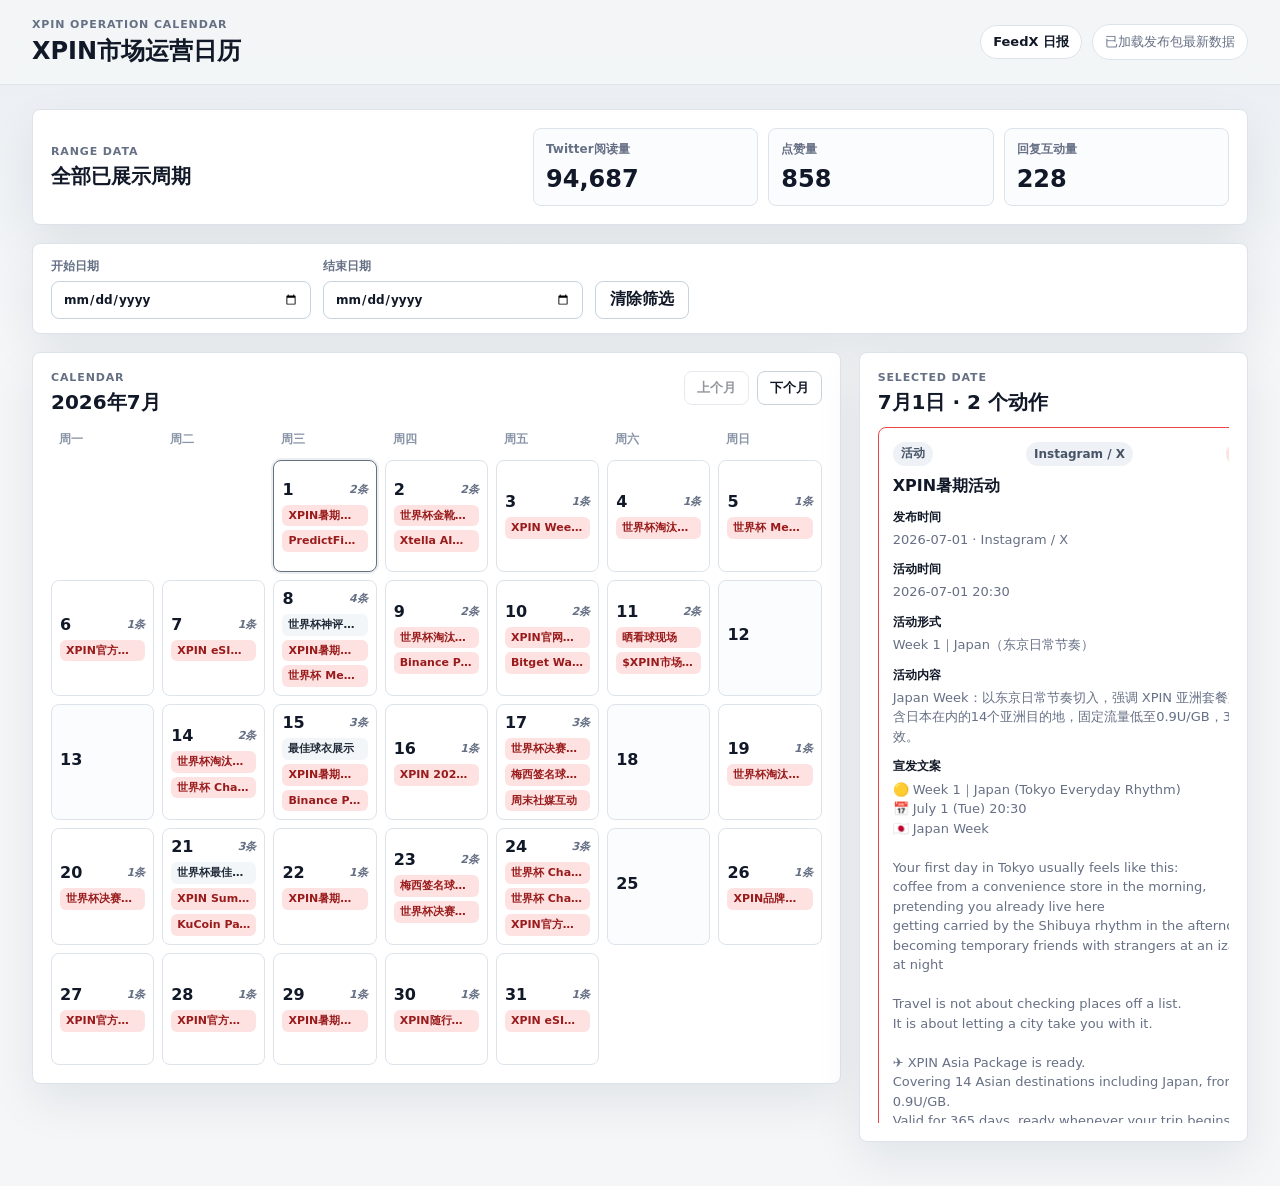
<file: index.html>
<!doctype html>
<html lang="zh-CN">
  <head>
    <meta charset="utf-8" />
    <meta name="viewport" content="width=device-width, initial-scale=1" />
    <title>XPIN市场运营日历</title>
    <link rel="stylesheet" href="./styles.css?v=12" />
  </head>
  <body>
    <header class="topbar">
      <div>
        <p class="kicker">XPIN OPERATION CALENDAR</p>
        <h1>XPIN市场运营日历</h1>
      </div>
      <div class="topbar-actions">
        <a class="nav-link" href="./feedx.html">FeedX 日报</a>
        <div class="status" id="dataStatus">正在读取日历数据</div>
      </div>
    </header>

    <main class="workspace">
      <section class="weekly-summary" aria-label="筛选范围数据总览">
        <div>
          <p class="kicker">RANGE DATA</p>
          <h2 id="weekRangeTitle">筛选范围数据总览</h2>
        </div>
        <div class="metric-grid">
          <div class="metric-card">
            <span>Twitter阅读量</span>
            <strong id="weekImpressions">0</strong>
          </div>
          <div class="metric-card">
            <span>点赞量</span>
            <strong id="weekLikes">0</strong>
          </div>
          <div class="metric-card">
            <span>回复互动量</span>
            <strong id="weekReplies">0</strong>
          </div>
        </div>
      </section>

      <section class="filters" aria-label="日历筛选">
        <label>
          开始日期
          <input id="startDateFilter" type="date" min="2026-07-01" max="2027-02-20" />
        </label>
        <label>
          结束日期
          <input id="endDateFilter" type="date" min="2026-07-01" max="2027-02-20" />
        </label>
        <button id="clearDateFilter" type="button">清除筛选</button>
      </section>

      <section class="main-grid">
        <div class="calendar-panel">
          <div class="panel-head">
            <div>
              <p class="kicker">CALENDAR</p>
              <h2 id="calendarTitle">运营日历</h2>
            </div>
            <div class="month-nav" aria-label="月份切换">
              <button id="prevMonth" type="button">上个月</button>
              <button id="nextMonth" type="button">下个月</button>
            </div>
          </div>
          <div class="calendar" id="calendar"></div>
        </div>

        <aside class="detail-panel">
          <div class="panel-head compact">
            <div>
              <p class="kicker">SELECTED DATE</p>
              <h2 id="selectedDateTitle">选择一个日期</h2>
            </div>
          </div>
          <div class="event-list" id="eventList"></div>
        </aside>
      </section>

    </main>

    <script src="./data.js?v=12" defer></script>
    <script src="./sync-config.js?v=12" defer></script>
    <script src="./app.js?v=12" defer></script>
  </body>
</html>
</file>
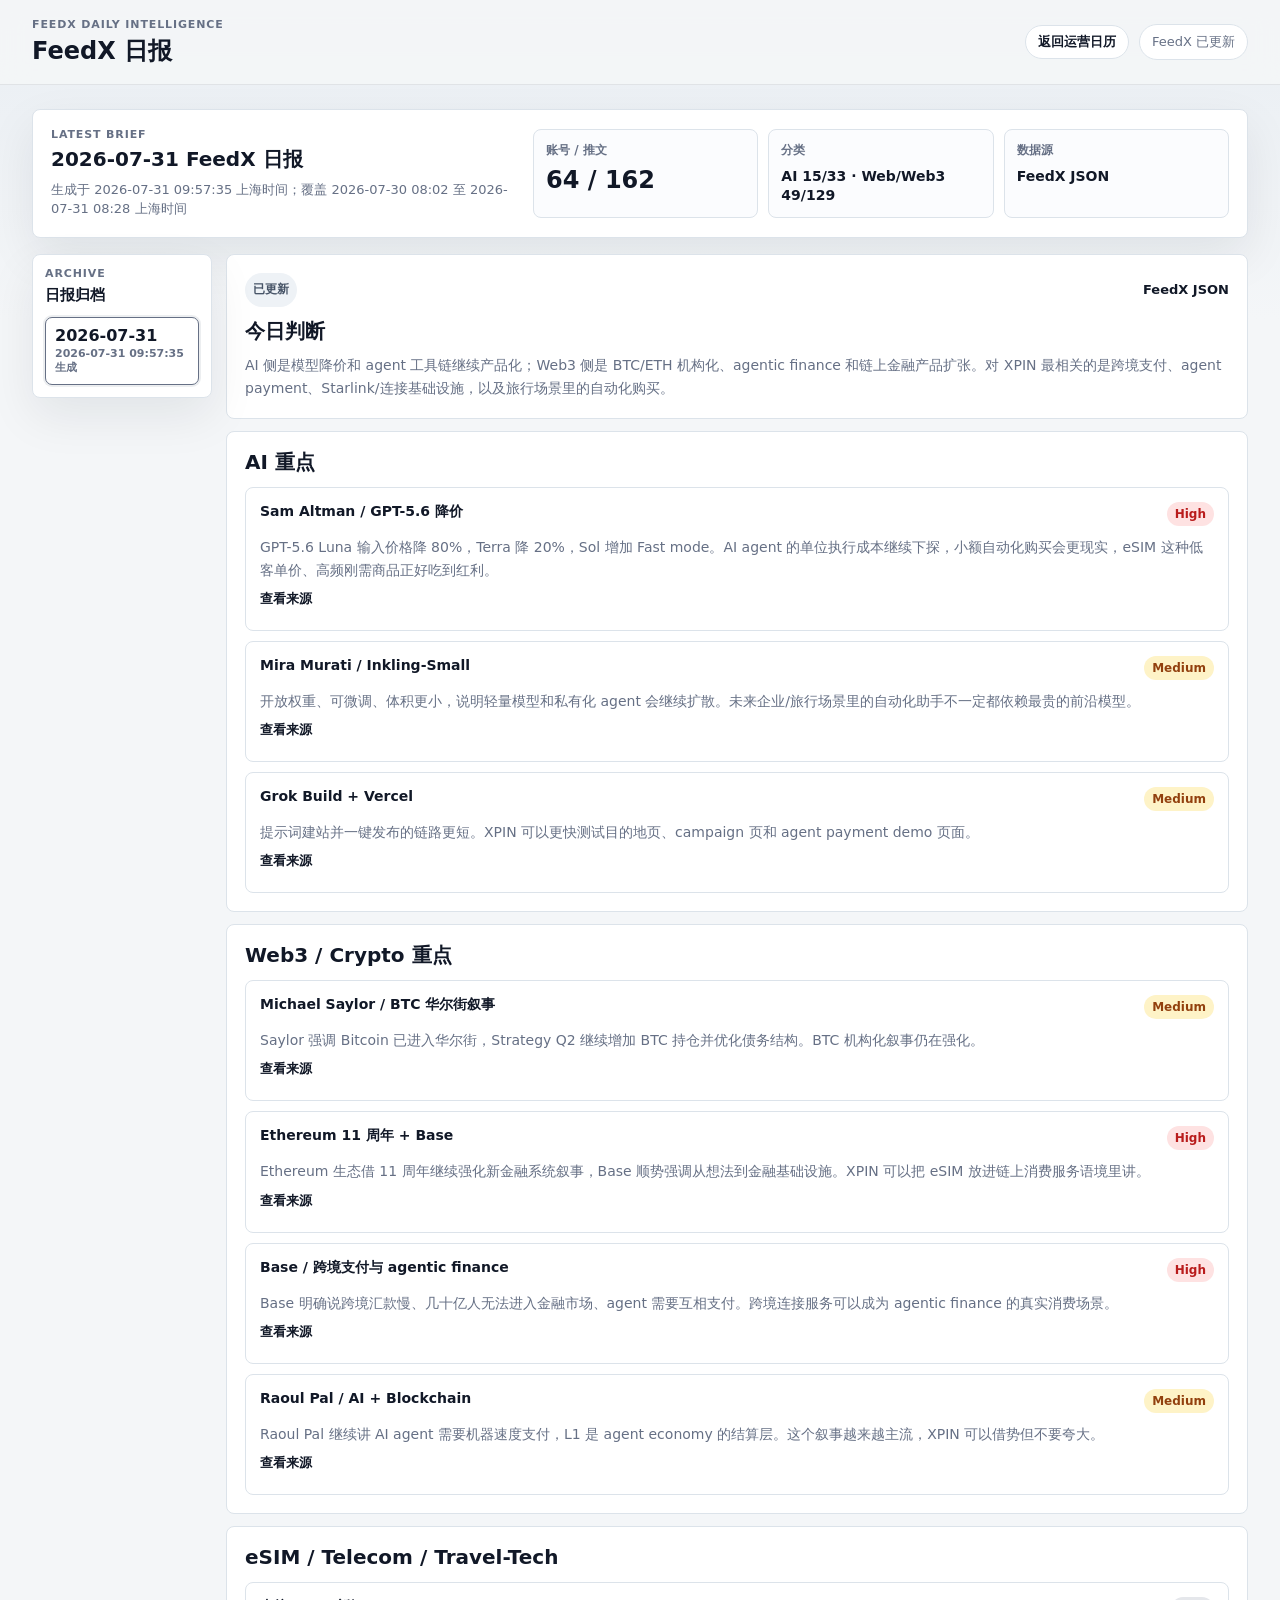
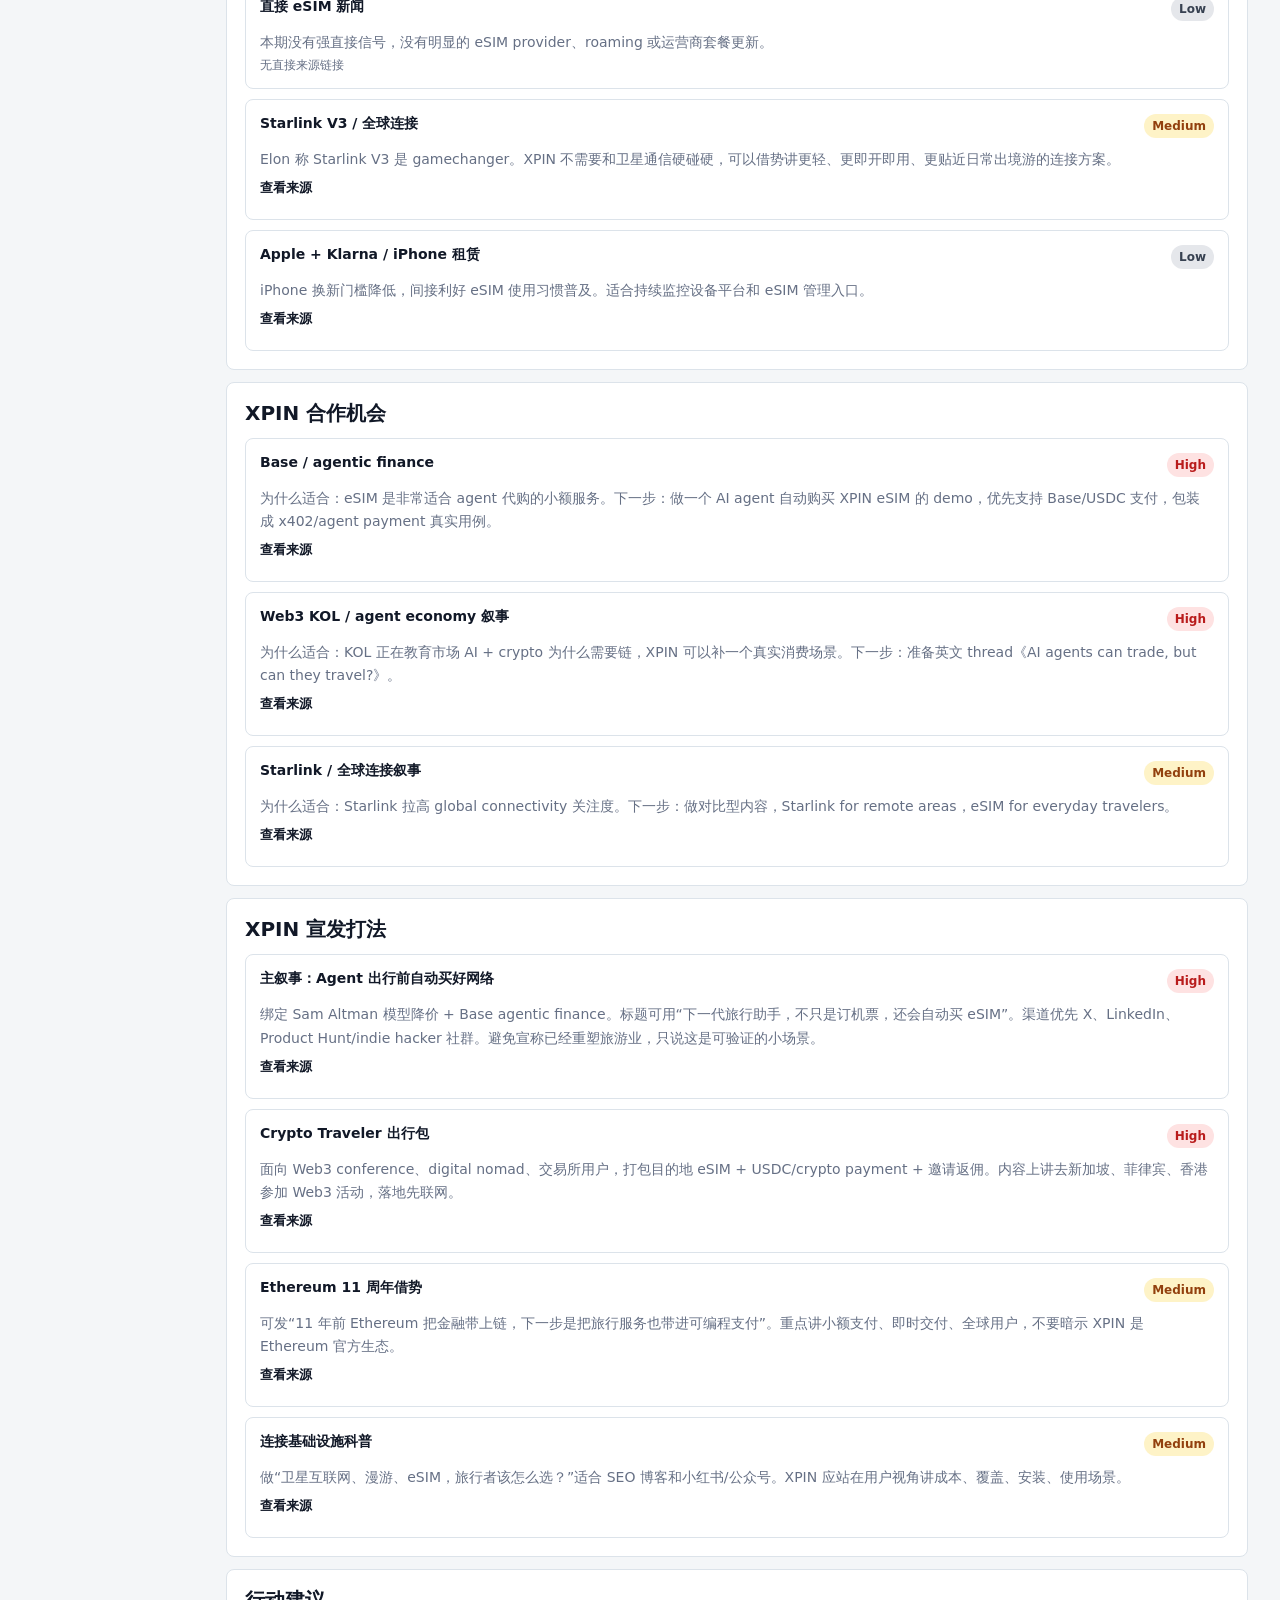
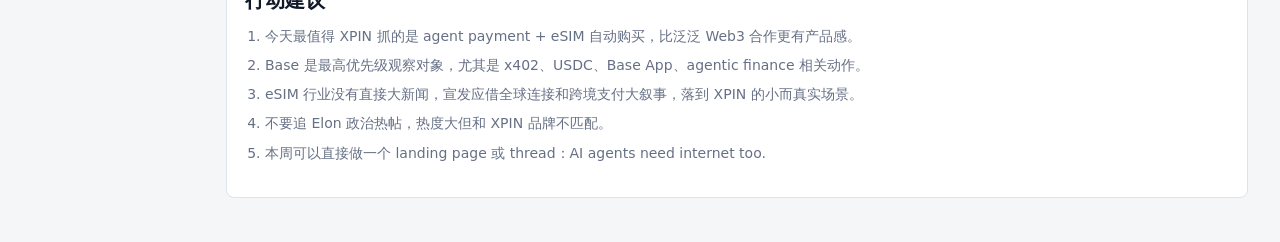
<file: feedx.html>
<!doctype html>
<html lang="zh-CN">
  <head>
    <meta charset="utf-8" />
    <meta name="viewport" content="width=device-width, initial-scale=1" />
    <title>FeedX 日报｜XPIN市场运营日历</title>
    <link rel="stylesheet" href="./styles.css?v=14" />
  </head>
  <body>
    <header class="topbar">
      <div>
        <p class="kicker">FEEDX DAILY INTELLIGENCE</p>
        <h1>FeedX 日报</h1>
      </div>
      <div class="topbar-actions">
        <a class="nav-link" href="./index.html">返回运营日历</a>
        <div class="status" id="feedxStatus">正在读取日报</div>
      </div>
    </header>

    <main class="workspace feedx-workspace">
      <section class="weekly-summary feedx-hero" aria-label="日报概览">
        <div>
          <p class="kicker">LATEST BRIEF</p>
          <h2 id="feedxTitle">FeedX 今日内容</h2>
          <p class="feedx-subtitle" id="feedxSubtitle"></p>
        </div>
        <div class="metric-grid" id="feedxMetrics"></div>
      </section>

      <section class="feedx-layout">
        <aside class="feedx-sidebar">
          <div class="panel-head compact">
            <div>
              <p class="kicker">ARCHIVE</p>
              <h2>日报归档</h2>
            </div>
          </div>
          <div class="feedx-report-list" id="feedxReportList"></div>
        </aside>

        <section class="feedx-detail" id="feedxDetail" aria-live="polite"></section>
      </section>
    </main>

    <script src="./feedx-data.js?v=1" defer></script>
    <script src="./feedx.js?v=2" defer></script>
  </body>
</html>
</file>
<file: styles.css>
:root {
  --bg: #f4f6f8;
  --ink: #111827;
  --muted: #667085;
  --subtle: #8a96a8;
  --panel: #ffffff;
  --line: #dce3ea;
  --line-strong: #c8d2dc;
  --black: #101828;
  --shadow: 0 18px 48px rgba(15, 23, 42, 0.08);
}

* {
  box-sizing: border-box;
}

body {
  margin: 0;
  background:
    linear-gradient(180deg, #e9eef3 0, rgba(233, 238, 243, 0) 320px),
    var(--bg);
  color: var(--ink);
  font-family:
    Inter, ui-sans-serif, system-ui, -apple-system, BlinkMacSystemFont, "Segoe UI",
    "PingFang SC", "Microsoft YaHei", sans-serif;
}

button,
select,
input {
  font: inherit;
}

.topbar {
  position: sticky;
  top: 0;
  z-index: 20;
  display: flex;
  justify-content: space-between;
  align-items: center;
  gap: 24px;
  min-height: 82px;
  padding: 18px 32px;
  border-bottom: 1px solid rgba(17, 24, 39, 0.08);
  background: rgba(244, 246, 248, 0.88);
  backdrop-filter: blur(14px);
}

.kicker {
  margin: 0 0 6px;
  color: var(--muted);
  font-size: 11px;
  font-weight: 800;
  letter-spacing: 0.08em;
}

h1,
h2,
h3,
p {
  margin: 0;
}

h1 {
  font-size: 24px;
  line-height: 1.2;
  letter-spacing: 0;
}

h2 {
  font-size: 20px;
  line-height: 1.25;
  letter-spacing: 0;
}

h3 {
  font-size: 16px;
  line-height: 1.3;
}

.status {
  flex: 0 0 auto;
  min-height: 34px;
  padding: 8px 12px;
  border: 1px solid var(--line);
  border-radius: 999px;
  background: var(--panel);
  color: var(--muted);
  font-size: 13px;
}

.topbar-actions {
  display: flex;
  align-items: center;
  gap: 10px;
}

.nav-link {
  display: inline-flex;
  align-items: center;
  min-height: 34px;
  padding: 0 12px;
  border: 1px solid var(--line);
  border-radius: 999px;
  background: var(--panel);
  color: var(--ink);
  font-size: 13px;
  font-weight: 800;
  text-decoration: none;
}

.nav-link:hover {
  border-color: #9aa7b6;
}

.workspace {
  display: grid;
  gap: 18px;
  padding: 24px 32px 44px;
}

.feedx-workspace {
  gap: 16px;
  max-width: 1440px;
  margin: 0 auto;
  width: 100%;
}

.feedx-hero {
  align-items: start;
  grid-template-columns: minmax(0, 1fr) minmax(420px, 0.7fr);
}

.feedx-subtitle {
  margin-top: 8px;
  color: var(--muted);
  font-size: 13px;
  line-height: 1.5;
}

.metric-card .metric-text {
  font-size: 14px;
  line-height: 1.35;
}

.feedx-layout {
  display: grid;
  grid-template-columns: 180px minmax(0, 1fr);
  gap: 14px;
  align-items: start;
}

.feedx-sidebar {
  position: sticky;
  top: 106px;
  padding: 12px;
  border: 1px solid var(--line);
  border-radius: 8px;
  background: var(--panel);
  box-shadow: var(--shadow);
}

.feedx-sidebar .panel-head {
  margin-bottom: 10px;
}

.feedx-sidebar h2 {
  font-size: 15px;
}

.feedx-report-list {
  display: grid;
  gap: 6px;
}

.feedx-report-button {
  display: grid;
  gap: 2px;
  min-height: 48px;
  padding: 8px 9px;
  border-radius: 7px;
  text-align: left;
}

.feedx-report-button.active {
  border-color: #667085;
  box-shadow: 0 0 0 2px rgba(102, 112, 133, 0.12);
}

.feedx-report-button span {
  color: var(--muted);
  font-size: 11px;
  font-weight: 700;
  line-height: 1.35;
}

.feedx-detail {
  display: grid;
  gap: 12px;
  min-width: 0;
}

.feedx-summary-card,
.feedx-section,
.feedx-card {
  border: 1px solid var(--line);
  border-radius: 8px;
  background: #fff;
}

.feedx-summary-card,
.feedx-section {
  padding: 18px;
}

.feedx-section .panel-head {
  margin-bottom: 12px;
}

.feedx-section .kicker {
  display: none;
}

.feedx-summary-card h2 {
  margin-top: 12px;
}

.feedx-summary-card p,
.feedx-card p,
.takeaway-list {
  margin-top: 10px;
  color: var(--muted);
  font-size: 14px;
  line-height: 1.65;
}

.feedx-card-grid {
  display: grid;
  gap: 10px;
}

.feedx-card {
  padding: 14px;
}

.feedx-card-title {
  min-width: 0;
  color: var(--ink);
  font-size: 14px;
  line-height: 1.4;
}

.priority-pill {
  display: inline-flex;
  align-items: center;
  min-height: 24px;
  padding: 0 8px;
  border-radius: 999px;
  background: #eef2f6;
  color: #475467;
  font-size: 12px;
  font-weight: 850;
  white-space: nowrap;
}

.priority-pill.high {
  background: #fee2e2;
  color: #b91c1c;
}

.priority-pill.medium {
  background: #fef3c7;
  color: #92400e;
}

.priority-pill.low {
  background: #e5e7eb;
  color: #374151;
}

.takeaway-list {
  padding-left: 20px;
}

.takeaway-list li + li {
  margin-top: 6px;
}

.weekly-summary,
.filters,
.calendar-panel,
.detail-panel,
.table-section {
  border: 1px solid var(--line);
  border-radius: 8px;
  background: var(--panel);
  box-shadow: var(--shadow);
}

.weekly-summary {
  display: grid;
  grid-template-columns: minmax(220px, 0.8fr) minmax(0, 1.2fr);
  gap: 18px;
  align-items: center;
  padding: 18px;
}

.metric-grid {
  display: grid;
  grid-template-columns: repeat(3, minmax(0, 1fr));
  gap: 10px;
}

.metric-card {
  min-height: 78px;
  padding: 12px;
  border: 1px solid var(--line);
  border-radius: 8px;
  background: #fbfcfe;
}

.metric-card span {
  display: block;
  color: var(--muted);
  font-size: 12px;
  font-weight: 800;
}

.metric-card strong {
  display: block;
  margin-top: 8px;
  color: var(--ink);
  font-size: 24px;
  line-height: 1.1;
}

.filters {
  display: grid;
  grid-template-columns: minmax(180px, 260px) minmax(180px, 260px) auto;
  gap: 12px;
  align-items: end;
  padding: 14px 18px;
}

.filters button {
  justify-self: start;
}

label {
  display: grid;
  gap: 6px;
  color: var(--muted);
  font-size: 12px;
  font-weight: 700;
}

select,
button,
input {
  min-height: 38px;
  border: 1px solid var(--line-strong);
  border-radius: 8px;
  background: #fff;
  color: var(--ink);
}

select {
  width: 100%;
  padding: 0 34px 0 11px;
}

input {
  width: 100%;
  padding: 0 11px;
}

button {
  padding: 0 14px;
  cursor: pointer;
  font-weight: 760;
}

button:hover,
select:hover,
input:hover {
  border-color: #9aa7b6;
}

.main-grid {
  display: grid;
  grid-template-columns: minmax(0, 1.35fr) minmax(340px, 0.65fr);
  gap: 18px;
  align-items: start;
}

.calendar-panel,
.detail-panel,
.table-section {
  padding: 18px;
}

.panel-head {
  display: flex;
  justify-content: space-between;
  align-items: flex-start;
  gap: 18px;
  margin-bottom: 16px;
}

.panel-head.compact {
  margin-bottom: 12px;
}

.month-nav {
  display: flex;
  gap: 8px;
  align-items: center;
}

.month-nav button {
  min-height: 34px;
  padding: 0 12px;
  color: var(--ink);
  font-size: 13px;
}

.month-nav button:disabled {
  cursor: not-allowed;
  opacity: 0.45;
}

.legend {
  display: flex;
  flex-wrap: wrap;
  justify-content: flex-end;
  gap: 8px 14px;
  color: var(--muted);
  font-size: 12px;
}

.legend span {
  display: inline-flex;
  align-items: center;
  gap: 6px;
}

.dot {
  display: inline-block;
  width: 8px;
  height: 8px;
  border-radius: 999px;
}

.warmup {
  background: var(--line-strong);
}

.launch {
  background: var(--line-strong);
}

.sustain {
  background: var(--line-strong);
}

.close {
  background: var(--line-strong);
}

.calendar {
  display: grid;
  grid-template-columns: repeat(7, minmax(0, 1fr));
  gap: 8px;
}

.weekday {
  padding: 0 8px 4px;
  color: var(--subtle);
  font-size: 12px;
  font-weight: 800;
}

.day {
  min-height: 112px;
  padding: 8px;
  border: 1px solid var(--line);
  border-radius: 8px;
  background: #fbfcfe;
  text-align: left;
}

.day.empty {
  background: transparent;
  border-color: transparent;
  box-shadow: none;
  cursor: default;
}

.day.has-events {
  background: #ffffff;
}

.day.selected {
  border-color: #667085;
  box-shadow: 0 0 0 2px rgba(102, 112, 133, 0.12);
}

.day-number {
  display: flex;
  justify-content: space-between;
  align-items: center;
  margin-bottom: 6px;
  font-weight: 820;
}

.event-count {
  color: var(--muted);
  font-size: 11px;
}

.mini-event {
  display: block;
  width: 100%;
  margin-top: 4px;
  padding: 4px 6px;
  border-radius: 6px;
  color: #1f2937;
  font-size: 11px;
  line-height: 1.25;
  white-space: nowrap;
  overflow: hidden;
  text-overflow: ellipsis;
  background: #f3f6f8;
}

.mini-event.warmup {
  background: #f3f6f8;
}

.mini-event.launch {
  background: #f3f6f8;
}

.mini-event.sustain {
  background: #f3f6f8;
}

.mini-event.close {
  background: #f3f6f8;
}

.mini-event.confirmed {
  background: #fee2e2;
  color: #991b1b;
}

.event-list {
  display: grid;
  gap: 10px;
  max-height: 696px;
  overflow: auto;
  padding-right: 2px;
}

.empty-state {
  min-height: 180px;
  display: grid;
  place-items: center;
  border: 1px dashed var(--line-strong);
  border-radius: 8px;
  color: var(--muted);
  text-align: center;
  line-height: 1.6;
}

.event-card {
  width: 100%;
  padding: 14px;
  border: 1px solid var(--line);
  border-radius: 8px;
  background: #fff;
  text-align: left;
  cursor: pointer;
}

.event-card.active {
  border-color: #667085;
  background: #fff;
}

.event-card.confirmed {
  border-color: #ef4444;
}

.event-top {
  display: flex;
  justify-content: space-between;
  gap: 12px;
}

.stage-pill,
.channel-pill,
.confirm-pill {
  display: inline-flex;
  align-items: center;
  min-height: 24px;
  padding: 0 8px;
  border-radius: 999px;
  background: #eef2f6;
  color: #475467;
  font-size: 12px;
  font-weight: 800;
  white-space: nowrap;
}

.confirm-pill {
  background: #fee2e2;
  color: #b91c1c;
}

.event-card h3 {
  margin-top: 10px;
}

.event-card p {
  margin-top: 8px;
  color: var(--muted);
  font-size: 13px;
  line-height: 1.5;
}

.event-section {
  margin-top: 12px;
}

.event-section h4 {
  margin: 0;
  color: var(--ink);
  font-size: 12px;
  font-weight: 850;
  line-height: 1.35;
}

.event-section p {
  margin-top: 5px;
}

.post-text {
  white-space: pre-wrap;
}

.price-line {
  display: flex;
  flex-wrap: wrap;
  gap: 8px;
  margin-top: 12px;
}

.price-line span {
  min-height: 28px;
  padding: 5px 8px;
  border-radius: 6px;
  background: #f3f6f8;
  font-size: 12px;
  font-weight: 760;
}

.price-line .deal {
  background: #f3f6f8;
  color: var(--ink);
}

.metric-section {
  padding-top: 2px;
}

.event-metrics {
  display: grid;
  grid-template-columns: repeat(3, minmax(0, 1fr));
  gap: 8px;
  margin-top: 8px;
}

.event-metrics span {
  display: grid;
  gap: 4px;
  min-height: 56px;
  padding: 9px 10px;
  border: 1px solid var(--line);
  border-radius: 8px;
  background: #fbfcfe;
}

.event-metrics em {
  color: var(--muted);
  font-size: 11px;
  font-style: normal;
  font-weight: 800;
}

.event-metrics strong {
  color: var(--ink);
  font-size: 18px;
  line-height: 1.1;
}

.product-detail {
  margin-top: 12px;
  padding: 10px 12px;
  border: 1px solid var(--line);
  border-radius: 8px;
  background: #fff;
}

.product-detail summary {
  cursor: pointer;
  color: var(--ink);
  font-weight: 820;
  line-height: 1.4;
}

.product-detail dl {
  display: grid;
  gap: 8px;
  margin: 10px 0 0;
}

.product-detail dl div {
  display: grid;
  grid-template-columns: 72px minmax(0, 1fr);
  gap: 10px;
}

.product-detail dt {
  color: var(--subtle);
  font-size: 12px;
  font-weight: 800;
}

.product-detail dd {
  min-width: 0;
  margin: 0;
  color: #344054;
  word-break: break-word;
}

.event-link-editor {
  display: grid;
  gap: 8px;
  margin: -4px 0 8px;
  padding: 12px;
  border: 1px solid var(--line);
  border-radius: 8px;
  background: #fbfcfe;
}

.event-link-editor.active {
  border-color: var(--line-strong);
  background: #fbfcfe;
}

.link-actions {
  display: flex;
  gap: 8px;
  align-items: center;
}

.link-actions a,
.table-link {
  display: inline-flex;
  align-items: center;
  min-height: 34px;
  color: var(--ink);
  font-size: 13px;
  font-weight: 800;
  text-decoration: none;
}

.muted {
  color: var(--muted);
  font-size: 12px;
  line-height: 1.5;
}

.hint {
  color: var(--muted);
  font-size: 13px;
}

.table-wrap {
  overflow: auto;
  border: 1px solid var(--line);
  border-radius: 8px;
}

table {
  width: 100%;
  min-width: 1180px;
  border-collapse: collapse;
}

th,
td {
  padding: 11px 12px;
  border-bottom: 1px solid var(--line);
  text-align: left;
  vertical-align: top;
  font-size: 13px;
}

th {
  position: sticky;
  top: 0;
  background: #f8fafc;
  color: #475467;
  font-size: 12px;
  z-index: 1;
}

td {
  color: #344054;
  line-height: 1.45;
}

td strong {
  color: var(--ink);
}

@media (max-width: 1100px) {
  .weekly-summary,
  .filters,
  .main-grid {
    grid-template-columns: 1fr;
  }

  .filters {
    align-items: stretch;
  }

  .topbar {
    position: static;
    align-items: flex-start;
    flex-direction: column;
  }

  .topbar-actions {
    width: 100%;
    justify-content: space-between;
    align-items: flex-start;
    flex-wrap: wrap;
  }

  .feedx-layout {
    grid-template-columns: 1fr;
  }

  .feedx-sidebar {
    position: static;
  }

  .feedx-report-list {
    grid-template-columns: repeat(auto-fit, minmax(150px, 1fr));
  }

  .feedx-hero {
    grid-template-columns: 1fr;
  }
}

@media (max-width: 760px) {
  .topbar,
  .workspace {
    padding-left: 16px;
    padding-right: 16px;
  }

  .calendar {
    grid-template-columns: repeat(2, minmax(0, 1fr));
  }

  .weekday {
    display: none;
  }

  .day.empty {
    display: none;
  }

  .panel-head {
    flex-direction: column;
  }

  .metric-grid,
  .event-metrics {
    grid-template-columns: 1fr;
  }
}
</file>
